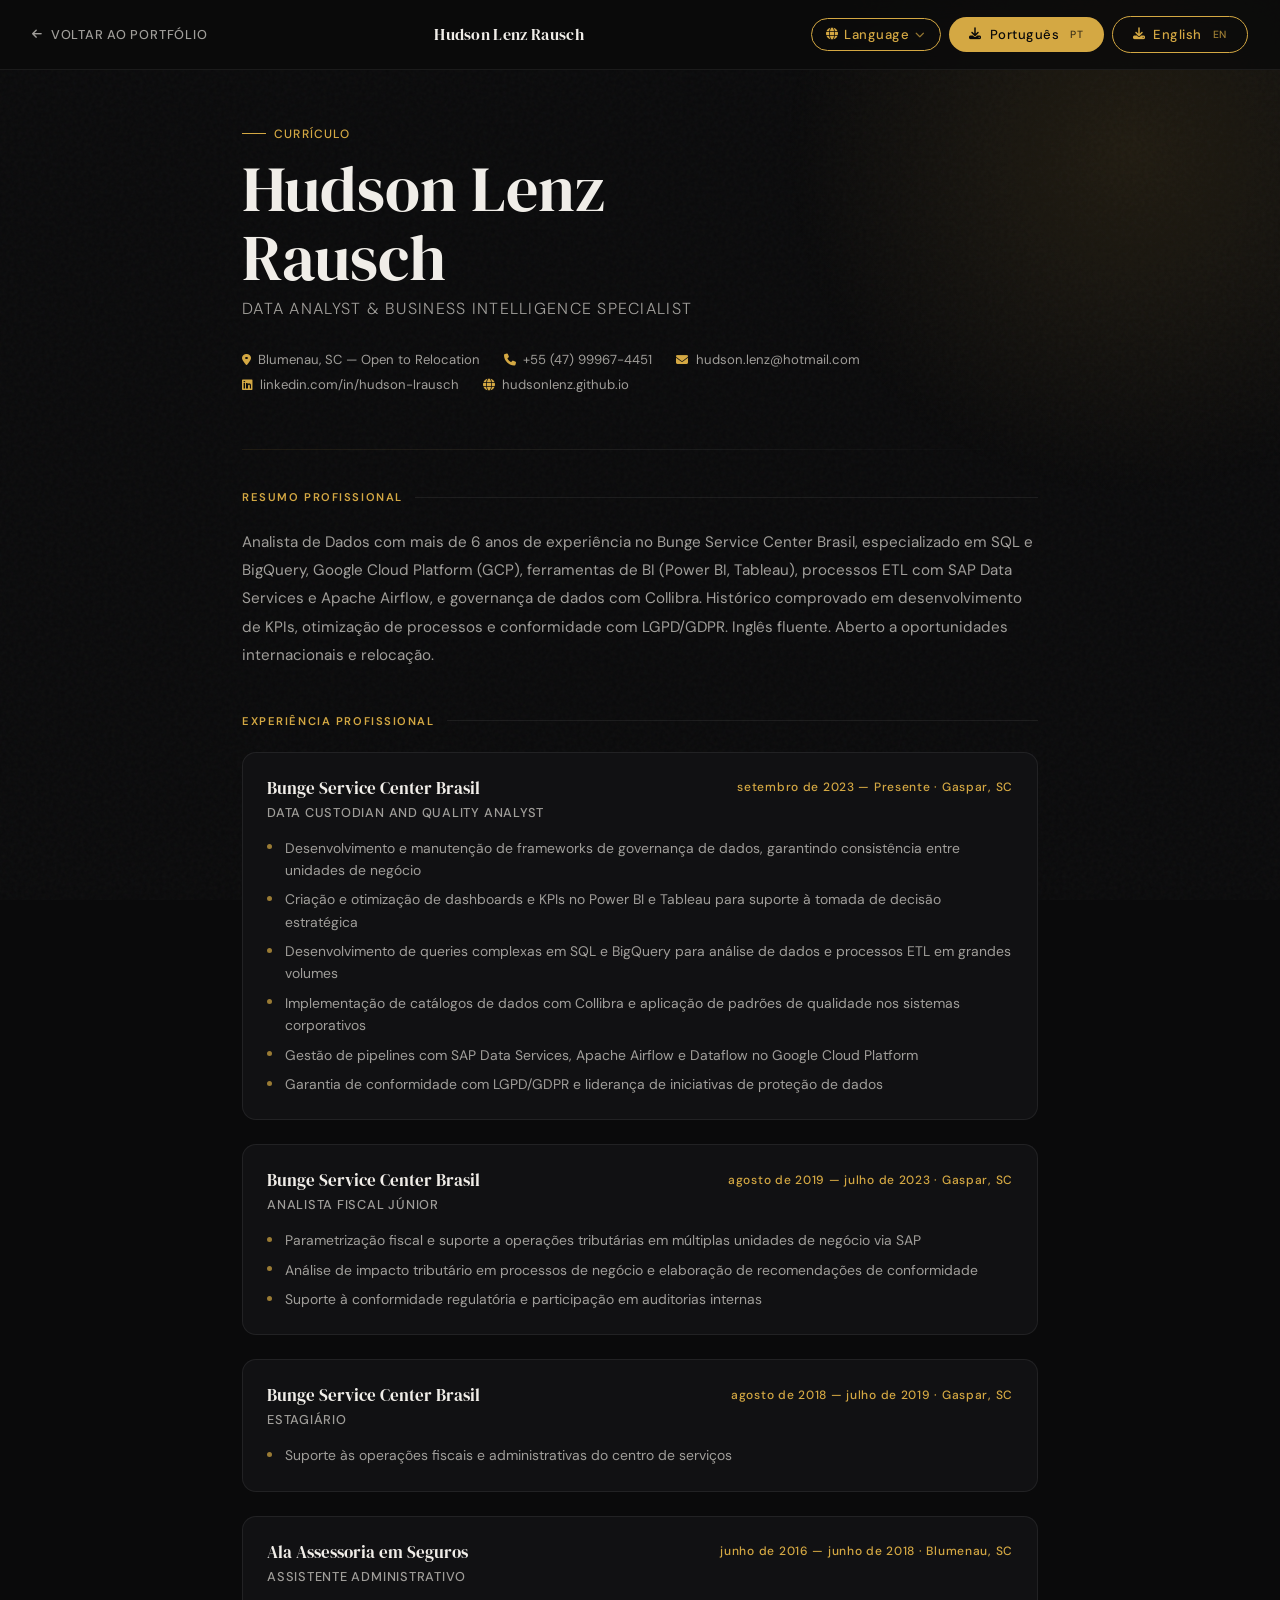
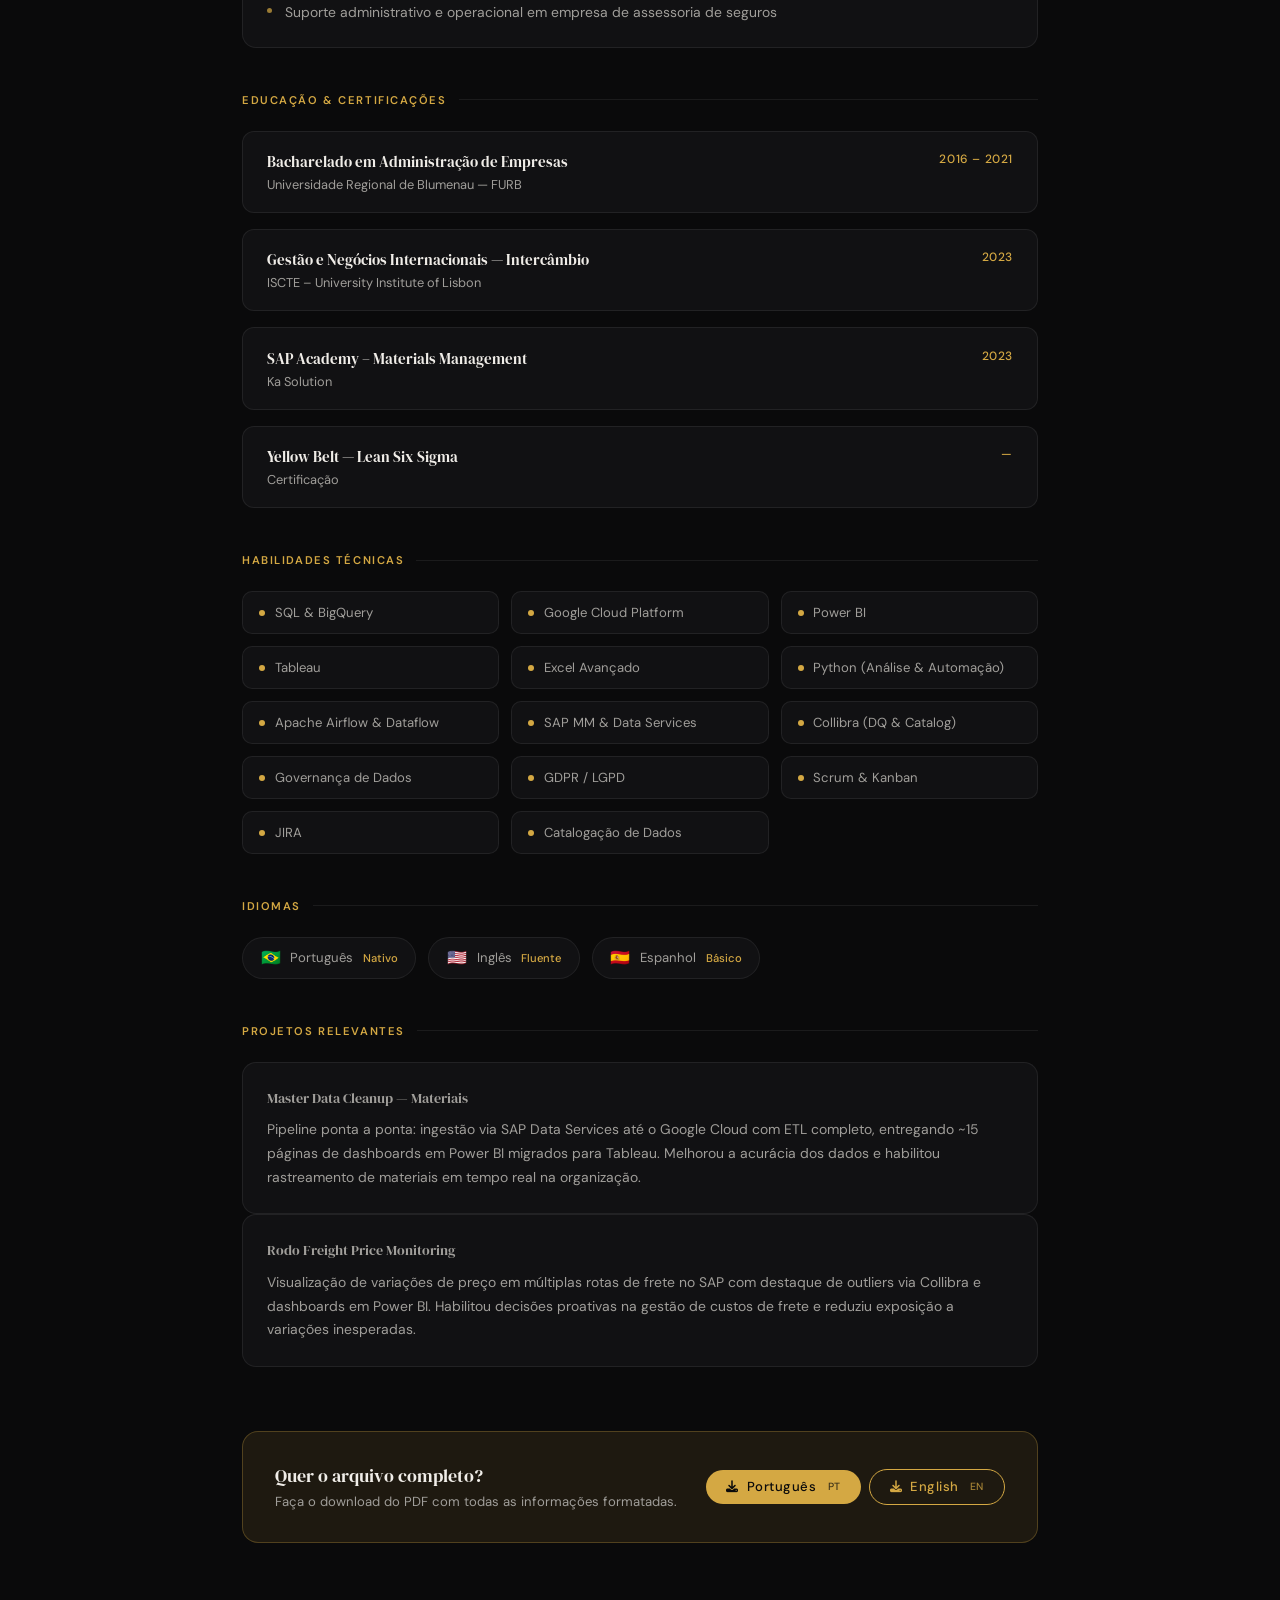
<file: curriculo.html>
<!DOCTYPE html>
<html lang="pt-BR">
<head>
  <meta charset="UTF-8" />
  <meta name="viewport" content="width=device-width, initial-scale=1.0" />
  <title>Currículo — Hudson Lenz Rausch</title>

  <link rel="preconnect" href="https://fonts.googleapis.com" />
  <link rel="preconnect" href="https://fonts.gstatic.com" crossorigin />
  <link href="https://fonts.googleapis.com/css2?family=DM+Serif+Display:ital@0;1&family=DM+Sans:wght@300;400;500;600&display=swap" rel="stylesheet" />
  <link rel="stylesheet" href="https://cdnjs.cloudflare.com/ajax/libs/font-awesome/6.5.0/css/all.min.css" />

  <style>
    /* ── Tokens ── */
    :root {
      --bg:           #0a0a0b;
      --bg-card:      #111113;
      --bg-card-2:    #16161a;
      --accent:       #d4a843;
      --accent-light: #e8c06a;
      --accent-dim:   rgba(212,168,67,0.10);
      --accent-glow:  rgba(212,168,67,0.22);
      --text:         #f0ede8;
      --text-2:       #a09e9a;
      --text-muted:   #5c5a57;
      --border:       rgba(255,255,255,0.07);
      --border-a:     rgba(212,168,67,0.28);
      --font-d:       'DM Serif Display', Georgia, serif;
      --font-b:       'DM Sans', system-ui, sans-serif;
      --ease:         cubic-bezier(0.4,0,0.2,1);
      --spring:       cubic-bezier(0.34,1.56,0.64,1);
    }

    *, *::before, *::after { box-sizing: border-box; margin: 0; padding: 0; }

    html {
      scroll-behavior: smooth;
      -webkit-font-smoothing: antialiased;
    }

    body {
      font-family: var(--font-b);
      background: var(--bg);
      color: var(--text);
      min-height: 100vh;
      overflow-x: hidden;
    }

    a { color: inherit; text-decoration: none; }

    /* ── Noise overlay ── */
    body::before {
      content: '';
      position: fixed;
      inset: 0;
      background-image: url("data:image/svg+xml,%3Csvg viewBox='0 0 256 256' xmlns='http://www.w3.org/2000/svg'%3E%3Cfilter id='n'%3E%3CfeTurbulence type='fractalNoise' baseFrequency='0.9' numOctaves='4' stitchTiles='stitch'/%3E%3C/filter%3E%3Crect width='100%25' height='100%25' filter='url(%23n)' opacity='0.035'/%3E%3C/svg%3E");
      pointer-events: none;
      z-index: 0;
    }

    /* ── Glow de fundo ── */
    .bg-glow {
      position: fixed;
      width: 700px;
      height: 700px;
      border-radius: 50%;
      background: radial-gradient(circle, var(--accent-glow) 0%, transparent 70%);
      pointer-events: none;
      z-index: 0;
      top: -200px;
      right: -200px;
      opacity: 0.5;
    }

    /* ── Topbar ── */
    .topbar {
      position: sticky;
      top: 0;
      z-index: 100;
      display: flex;
      align-items: center;
      justify-content: space-between;
      padding: 1rem 2rem;
      background: rgba(10,10,11,0.8);
      backdrop-filter: blur(16px);
      -webkit-backdrop-filter: blur(16px);
      border-bottom: 1px solid var(--border);
    }

    .topbar-back {
      display: inline-flex;
      align-items: center;
      gap: 0.5rem;
      font-size: 0.8rem;
      font-weight: 500;
      color: var(--text-2);
      letter-spacing: 0.06em;
      text-transform: uppercase;
      transition: color 250ms var(--ease);
    }
    .topbar-back:hover { color: var(--accent); }
    .topbar-back i { font-size: 0.7rem; }

    .topbar-name {
      font-family: var(--font-d);
      font-size: 1rem;
      color: var(--text);
      letter-spacing: 0.02em;
    }

    .btn-download {
      display: inline-flex;
      align-items: center;
      gap: 0.5rem;
      padding: 0.55rem 1.25rem;
      border-radius: 9999px;
      font-family: var(--font-b);
      font-size: 0.82rem;
      font-weight: 500;
      letter-spacing: 0.04em;
      background: var(--accent);
      color: #0a0a0b;
      border: none;
      cursor: pointer;
      transition: background 250ms var(--ease), transform 350ms var(--spring), box-shadow 250ms var(--ease);
    }
    .btn-download:hover {
      background: var(--accent-light);
      transform: translateY(-2px);
      box-shadow: 0 8px 24px var(--accent-glow);
    }
    .btn-download i { font-size: 0.75rem; }

    .btn-download-group {
      display: flex;
      align-items: center;
      gap: 0.5rem;
      flex-wrap: wrap;
    }

    .btn-download--ghost {
      background: transparent;
      color: var(--accent);
      border: 1px solid var(--accent);
    }
    .btn-download--ghost:hover {
      background: var(--accent-dim);
      color: var(--accent-light);
      border-color: var(--accent-light);
      box-shadow: none;
      transform: translateY(-2px);
    }

    .btn-lang {
      font-size: 0.65rem;
      opacity: 0.75;
      letter-spacing: 0.05em;
      margin-left: 0.2rem;
    }

    /* ── Layout ── */
    .page {
      position: relative;
      z-index: 1;
      max-width: 860px;
      margin: 0 auto;
      padding: 3.5rem 2rem 5rem;
    }

    /* ── Header do currículo ── */
    .cv-header {
      margin-bottom: 3.5rem;
      animation: fade-up 0.6s var(--ease) both;
    }

    .cv-tag {
      font-size: 0.75rem;
      font-weight: 500;
      letter-spacing: 0.1em;
      text-transform: uppercase;
      color: var(--accent);
      margin-bottom: 0.75rem;
      display: flex;
      align-items: center;
      gap: 0.5rem;
    }
    .cv-tag::before {
      content: '';
      display: inline-block;
      width: 24px;
      height: 1px;
      background: var(--accent);
    }

    .cv-name {
      font-family: var(--font-d);
      font-size: clamp(2.6rem, 6vw, 4rem);
      font-weight: 400;
      line-height: 1.08;
      color: var(--text);
      margin-bottom: 0.4rem;
    }

    .cv-role {
      font-size: 1rem;
      font-weight: 300;
      color: var(--text-2);
      letter-spacing: 0.08em;
      text-transform: uppercase;
      margin-bottom: 2rem;
    }

    .cv-contacts {
      display: flex;
      flex-wrap: wrap;
      gap: 0.5rem 1.5rem;
    }

    .cv-contact-item {
      display: inline-flex;
      align-items: center;
      gap: 0.45rem;
      font-size: 0.82rem;
      color: var(--text-2);
      transition: color 200ms var(--ease);
    }
    .cv-contact-item:hover { color: var(--accent); }
    .cv-contact-item i {
      font-size: 0.75rem;
      color: var(--accent);
    }

    /* ── Divider ── */
    .divider {
      width: 100%;
      height: 1px;
      background: linear-gradient(90deg, var(--accent-dim), var(--border), transparent);
      margin: 2.5rem 0;
    }

    /* ── Sections ── */
    .cv-section {
      margin-bottom: 2.8rem;
      animation: fade-up 0.6s var(--ease) both;
    }

    .cv-section-label {
      font-size: 0.7rem;
      font-weight: 600;
      letter-spacing: 0.14em;
      text-transform: uppercase;
      color: var(--accent);
      margin-bottom: 1.5rem;
      display: flex;
      align-items: center;
      gap: 0.75rem;
    }
    .cv-section-label::after {
      content: '';
      flex: 1;
      height: 1px;
      background: var(--border);
    }

    .cv-summary {
      font-size: 0.95rem;
      color: var(--text-2);
      line-height: 1.85;
    }

    /* ── Experience ── */
    .exp-list { display: flex; flex-direction: column; gap: 1.5rem; }

    .exp-item {
      display: grid;
      grid-template-columns: 1fr auto;
      gap: 0.25rem 2rem;
      padding: 1.5rem;
      background: var(--bg-card);
      border: 1px solid var(--border);
      border-radius: 14px;
      transition: border-color 250ms var(--ease), background 250ms var(--ease);
    }
    .exp-item:hover {
      border-color: var(--border-a);
      background: var(--bg-card-2);
    }

    .exp-company {
      font-family: var(--font-d);
      font-size: 1.05rem;
      color: var(--text);
      grid-column: 1;
    }

    .exp-period {
      font-size: 0.75rem;
      font-weight: 500;
      color: var(--accent);
      letter-spacing: 0.06em;
      text-align: right;
      white-space: nowrap;
      grid-column: 2;
      grid-row: 1 / span 2;
      align-self: start;
      padding-top: 0.15rem;
    }

    .exp-role {
      font-size: 0.8rem;
      font-weight: 500;
      letter-spacing: 0.06em;
      text-transform: uppercase;
      color: var(--text-2);
      grid-column: 1;
      margin-bottom: 0.75rem;
    }

    .exp-bullets {
      list-style: none;
      grid-column: 1 / -1;
      display: flex;
      flex-direction: column;
      gap: 0.45rem;
    }
    .exp-bullets li {
      font-size: 0.87rem;
      color: var(--text-2);
      line-height: 1.6;
      padding-left: 1.1rem;
      position: relative;
    }
    .exp-bullets li::before {
      content: '';
      position: absolute;
      left: 0;
      top: 0.55em;
      width: 5px;
      height: 5px;
      border-radius: 50%;
      background: var(--accent);
      opacity: 0.7;
    }

    /* ── Education ── */
    .edu-list { display: flex; flex-direction: column; gap: 1rem; }

    .edu-item {
      display: flex;
      justify-content: space-between;
      align-items: flex-start;
      gap: 1rem;
      padding: 1.2rem 1.5rem;
      background: var(--bg-card);
      border: 1px solid var(--border);
      border-radius: 12px;
      transition: border-color 250ms var(--ease);
    }
    .edu-item:hover { border-color: var(--border-a); }

    .edu-degree {
      font-family: var(--font-d);
      font-size: 0.95rem;
      color: var(--text);
      margin-bottom: 0.25rem;
    }
    .edu-school {
      font-size: 0.8rem;
      color: var(--text-2);
    }
    .edu-year {
      font-size: 0.75rem;
      font-weight: 500;
      color: var(--accent);
      white-space: nowrap;
      letter-spacing: 0.05em;
    }

    /* ── Skills grid ── */
    .skills-grid {
      display: grid;
      grid-template-columns: repeat(auto-fill, minmax(200px, 1fr));
      gap: 0.75rem;
    }

    .skill-pill {
      display: flex;
      align-items: center;
      gap: 0.6rem;
      padding: 0.75rem 1rem;
      background: var(--bg-card);
      border: 1px solid var(--border);
      border-radius: 10px;
      font-size: 0.82rem;
      color: var(--text-2);
      transition: border-color 250ms var(--ease), color 250ms var(--ease), background 250ms var(--ease);
    }
    .skill-pill:hover {
      border-color: var(--border-a);
      color: var(--text);
      background: var(--accent-dim);
    }
    .skill-pill-dot {
      width: 6px;
      height: 6px;
      border-radius: 50%;
      background: var(--accent);
      flex-shrink: 0;
    }

    /* ── Languages ── */
    .lang-list {
      display: flex;
      flex-wrap: wrap;
      gap: 0.75rem;
    }

    .lang-item {
      display: flex;
      align-items: center;
      gap: 0.6rem;
      padding: 0.6rem 1.1rem;
      background: var(--bg-card);
      border: 1px solid var(--border);
      border-radius: 9999px;
      font-size: 0.82rem;
      color: var(--text-2);
    }
    .lang-flag { font-size: 1rem; }
    .lang-level {
      font-size: 0.7rem;
      color: var(--accent);
      font-weight: 500;
    }

    /* ── Project card ── */
    .project-card {
      padding: 1.5rem;
      background: var(--bg-card);
      border: 1px solid var(--border);
      border-radius: 14px;
      transition: border-color 250ms var(--ease);
    }
    .project-card:hover { border-color: var(--border-a); }
    .project-card-title {
      font-family: var(--font-d);
      font-size: 1rem;
      color: var(--text);
      margin-bottom: 0.5rem;
    }
    .project-card p {
      font-size: 0.87rem;
      color: var(--text-2);
      line-height: 1.7;
    }

    /* ── Animações ── */
    @keyframes fade-up {
      from { opacity: 0; transform: translateY(20px); }
      to   { opacity: 1; transform: translateY(0); }
    }

    .cv-section:nth-child(1) { animation-delay: 0.05s; }
    .cv-section:nth-child(2) { animation-delay: 0.12s; }
    .cv-section:nth-child(3) { animation-delay: 0.18s; }
    .cv-section:nth-child(4) { animation-delay: 0.24s; }
    .cv-section:nth-child(5) { animation-delay: 0.30s; }
    .cv-section:nth-child(6) { animation-delay: 0.36s; }

    /* ── Footer CTA ── */
    .cv-footer-cta {
      margin-top: 4rem;
      padding: 2rem;
      background: var(--accent-dim);
      border: 1px solid var(--border-a);
      border-radius: 16px;
      display: flex;
      align-items: center;
      justify-content: space-between;
      gap: 1.5rem;
      flex-wrap: wrap;
    }
    .cv-footer-cta-text p:first-child {
      font-family: var(--font-d);
      font-size: 1.1rem;
      color: var(--text);
      margin-bottom: 0.3rem;
    }
    .cv-footer-cta-text p:last-child {
      font-size: 0.82rem;
      color: var(--text-2);
    }

    /* ── Responsive ── */
    @media (max-width: 600px) {
      .topbar { padding: 0.75rem 1rem; }
      .topbar-name { display: none; }
      .page { padding: 2rem 1rem 4rem; }
      .cv-name { font-size: 2.4rem; }
      .exp-item { grid-template-columns: 1fr; }
      .exp-period { grid-column: 1; grid-row: auto; text-align: left; }
      .edu-item { flex-direction: column; gap: 0.5rem; }
    }
  </style>
</head>
<body>
  <div class="bg-glow"></div>

  <!-- Topbar -->
  <header class="topbar">
    <a href="index.html" class="topbar-back">
      <i class="fas fa-arrow-left"></i>
      Voltar ao portfólio
    </a>
    <span class="topbar-name">Hudson Lenz Rausch</span>
    <div class="btn-download-group">
      <!-- Google Translate -->
      <div id="google_translate_element" style="display:none" aria-hidden="true"></div>
      <button class="btn-download btn-download--ghost translate-btn" id="translateBtn" aria-label="Traduzir página" title="Translate page" style="padding:0.45rem 0.9rem; gap:0.35rem;">
        <i class="fas fa-globe"></i>
        <span>Language</span>
        <i class="fas fa-chevron-down" style="font-size:0.6rem; opacity:0.7; transition:transform 200ms ease;" id="translateCaret"></i>
      </button>

      <a href="assets/Curriculo-Hudson_Lenz_Rausch.pdf" download="Curriculo-Hudson_Lenz_Rausch.pdf" class="btn-download">
        <i class="fas fa-download"></i>
        Português <span class="btn-lang">PT</span>
      </a>
      <a href="assets/Curriculum-Hudson_Lenz_Rausch.pdf" download="Curriculum-Hudson_Lenz_Rausch.pdf.pdf" class="btn-download btn-download--ghost">
        <i class="fas fa-download"></i>
        English <span class="btn-lang">EN</span>
      </a>
    </div>
  </header>

  <!-- Conteúdo -->
  <main class="page">

    <!-- Header pessoal -->
    <div class="cv-header">
      <p class="cv-tag">Currículo</p>
      <h1 class="cv-name">Hudson Lenz<br>Rausch</h1>
      <p class="cv-role">Data Analyst & Business Intelligence Specialist</p>
      <div class="cv-contacts">
        <span class="cv-contact-item">
          <i class="fas fa-map-marker-alt"></i>
          Blumenau, SC — Open to Relocation
        </span>
        <a href="tel:+5547999674451" class="cv-contact-item">
          <i class="fas fa-phone"></i>
          +55 (47) 99967-4451
        </a>
        <a href="mailto:hudson.lenz@hotmail.com" class="cv-contact-item">
          <i class="fas fa-envelope"></i>
          hudson.lenz@hotmail.com
        </a>
        <a href="https://linkedin.com/in/hudson-lrausch" target="_blank" rel="noopener" class="cv-contact-item">
          <i class="fab fa-linkedin"></i>
          linkedin.com/in/hudson-lrausch
        </a>
        <a href="https://hudsonlenz.github.io" target="_blank" rel="noopener" class="cv-contact-item">
          <i class="fas fa-globe"></i>
          hudsonlenz.github.io
        </a>
      </div>
    </div>

    <div class="divider"></div>

    <!-- Resumo -->
    <section class="cv-section">
      <p class="cv-section-label">Resumo Profissional</p>
      <p class="cv-summary">
        Analista de Dados com mais de 6 anos de experiência no Bunge Service Center Brasil, especializado em SQL e BigQuery, Google Cloud Platform (GCP), ferramentas de BI (Power BI, Tableau), processos ETL com SAP Data Services e Apache Airflow, e governança de dados com Collibra. Histórico comprovado em desenvolvimento de KPIs, otimização de processos e conformidade com LGPD/GDPR. Inglês fluente. Aberto a oportunidades internacionais e relocação.
      </p>
    </section>

    <!-- Experiência -->
    <section class="cv-section">
      <p class="cv-section-label">Experiência Profissional</p>
      <div class="exp-list">

        <div class="exp-item">
          <p class="exp-company">Bunge Service Center Brasil</p>
          <p class="exp-period">setembro de 2023 — Presente · Gaspar, SC</p>
          <p class="exp-role">Data Custodian and Quality Analyst</p>
          <ul class="exp-bullets">
            <li>Desenvolvimento e manutenção de frameworks de governança de dados, garantindo consistência entre unidades de negócio</li>
            <li>Criação e otimização de dashboards e KPIs no Power BI e Tableau para suporte à tomada de decisão estratégica</li>
            <li>Desenvolvimento de queries complexas em SQL e BigQuery para análise de dados e processos ETL em grandes volumes</li>
            <li>Implementação de catálogos de dados com Collibra e aplicação de padrões de qualidade nos sistemas corporativos</li>
            <li>Gestão de pipelines com SAP Data Services, Apache Airflow e Dataflow no Google Cloud Platform</li>
            <li>Garantia de conformidade com LGPD/GDPR e liderança de iniciativas de proteção de dados</li>
          </ul>
        </div>

        <div class="exp-item">
          <p class="exp-company">Bunge Service Center Brasil</p>
          <p class="exp-period">agosto de 2019 — julho de 2023 · Gaspar, SC</p>
          <p class="exp-role">Analista Fiscal Júnior</p>
          <ul class="exp-bullets">
            <li>Parametrização fiscal e suporte a operações tributárias em múltiplas unidades de negócio via SAP</li>
            <li>Análise de impacto tributário em processos de negócio e elaboração de recomendações de conformidade</li>
            <li>Suporte à conformidade regulatória e participação em auditorias internas</li>
          </ul>
        </div>

        <div class="exp-item">
          <p class="exp-company">Bunge Service Center Brasil</p>
          <p class="exp-period">agosto de 2018 — julho de 2019 · Gaspar, SC</p>
          <p class="exp-role">Estagiário</p>
          <ul class="exp-bullets">
            <li>Suporte às operações fiscais e administrativas do centro de serviços</li>
          </ul>
        </div>

        <div class="exp-item">
          <p class="exp-company">Ala Assessoria em Seguros</p>
          <p class="exp-period">junho de 2016 — junho de 2018 · Blumenau, SC</p>
          <p class="exp-role">Assistente Administrativo</p>
          <ul class="exp-bullets">
            <li>Suporte administrativo e operacional em empresa de assessoria de seguros</li>
          </ul>
        </div>

      </div>
    </section>

    <!-- Formação -->
    <section class="cv-section">
      <p class="cv-section-label">Educação & Certificações</p>
      <div class="edu-list">
        <div class="edu-item">
          <div>
            <p class="edu-degree">Bacharelado em Administração de Empresas</p>
            <p class="edu-school">Universidade Regional de Blumenau — FURB</p>
          </div>
          <span class="edu-year">2016 – 2021</span>
        </div>
        <div class="edu-item">
          <div>
            <p class="edu-degree">Gestão e Negócios Internacionais — Intercâmbio</p>
            <p class="edu-school">ISCTE – University Institute of Lisbon</p>
          </div>
          <span class="edu-year">2023</span>
        </div>
        <div class="edu-item">
          <div>
            <p class="edu-degree">SAP Academy – Materials Management</p>
            <p class="edu-school">Ka Solution</p>
          </div>
          <span class="edu-year">2023</span>
        </div>
        <div class="edu-item">
          <div>
            <p class="edu-degree">Yellow Belt — Lean Six Sigma</p>
            <p class="edu-school">Certificação</p>
          </div>
          <span class="edu-year">—</span>
        </div>
      </div>
    </section>

    <!-- Skills -->
    <section class="cv-section">
      <p class="cv-section-label">Habilidades Técnicas</p>
      <div class="skills-grid">
        <div class="skill-pill"><span class="skill-pill-dot"></span>SQL & BigQuery</div>
        <div class="skill-pill"><span class="skill-pill-dot"></span>Google Cloud Platform</div>
        <div class="skill-pill"><span class="skill-pill-dot"></span>Power BI</div>
        <div class="skill-pill"><span class="skill-pill-dot"></span>Tableau</div>
        <div class="skill-pill"><span class="skill-pill-dot"></span>Excel Avançado</div>
        <div class="skill-pill"><span class="skill-pill-dot"></span>Python (Análise & Automação)</div>
        <div class="skill-pill"><span class="skill-pill-dot"></span>Apache Airflow & Dataflow</div>
        <div class="skill-pill"><span class="skill-pill-dot"></span>SAP MM & Data Services</div>
        <div class="skill-pill"><span class="skill-pill-dot"></span>Collibra (DQ & Catalog)</div>
        <div class="skill-pill"><span class="skill-pill-dot"></span>Governança de Dados</div>
        <div class="skill-pill"><span class="skill-pill-dot"></span>GDPR / LGPD</div>
        <div class="skill-pill"><span class="skill-pill-dot"></span>Scrum & Kanban</div>
        <div class="skill-pill"><span class="skill-pill-dot"></span>JIRA</div>
        <div class="skill-pill"><span class="skill-pill-dot"></span>Catalogação de Dados</div>
      </div>
    </section>

    <!-- Idiomas -->
    <section class="cv-section">
      <p class="cv-section-label">Idiomas</p>
      <div class="lang-list">
        <div class="lang-item">
          <span class="lang-flag">🇧🇷</span>
          Português
          <span class="lang-level">Nativo</span>
        </div>
        <div class="lang-item">
          <span class="lang-flag">🇺🇸</span>
          Inglês
          <span class="lang-level">Fluente</span>
        </div>
        <div class="lang-item">
          <span class="lang-flag">🇪🇸</span>
          Espanhol
          <span class="lang-level">Básico</span>
        </div>
      </div>
    </section>

    <!-- Projetos -->
    <section class="cv-section">
      <p class="cv-section-label">Projetos Relevantes</p>
      <div class="project-card">
        <p class="project-card-title">Master Data Cleanup — Materiais</p>
        <p>Pipeline ponta a ponta: ingestão via SAP Data Services até o Google Cloud com ETL completo, entregando ~15 páginas de dashboards em Power BI migrados para Tableau. Melhorou a acurácia dos dados e habilitou rastreamento de materiais em tempo real na organização.</p>
      </div>
      <div class="project-card">
        <p class="project-card-title">Rodo Freight Price Monitoring</p>
        <p>Visualização de variações de preço em múltiplas rotas de frete no SAP com destaque de outliers via Collibra e dashboards em Power BI. Habilitou decisões proativas na gestão de custos de frete e reduziu exposição a variações inesperadas.</p>
      </div>
    </section>

    <!-- Footer CTA -->
    <div class="cv-footer-cta">
      <div class="cv-footer-cta-text">
        <p>Quer o arquivo completo?</p>
        <p>Faça o download do PDF com todas as informações formatadas.</p>
      </div>
      <div class="btn-download-group">
        <a href="assets/Curriculo-Hudson_Lenz_Rausch.pdf" download="Curriculo-Hudson_Lenz_Rausch.pdf" class="btn-download">
          <i class="fas fa-download"></i>
          Português <span class="btn-lang">PT</span>
        </a>
        <a href="assets/Curriculum-Hudson_Lenz_Rausch.pdf" download="Curriculum-Hudson_Lenz_Rausch.pdf" class="btn-download btn-download--ghost">
          <i class="fas fa-download"></i>
          English <span class="btn-lang">EN</span>
        </a>
      </div>
    </div>

  </main>

  <!-- ============================================================
       GOOGLE TRANSLATE
  ============================================================ -->
  <script>
    function googleTranslateElementInit() {
      new google.translate.TranslateElement({
        pageLanguage: 'pt',
        includedLanguages: 'en,es,nl,fr,de',
        layout: google.translate.TranslateElement.InlineLayout.SIMPLE,
        autoDisplay: false
      }, 'google_translate_element');
    }
  </script>
  <script src="https://translate.google.com/translate_a/element.js?cb=googleTranslateElementInit"></script>

  <script>
    (function() {
      const langs = [
        { code: 'pt', label: '🇧🇷 Português' },
        { code: 'en', label: '🇬🇧 English'   },
        { code: 'es', label: '🇪🇸 Español'   },
        { code: 'nl', label: '🇳🇱 Nederlands' },
        { code: 'fr', label: '🇫🇷 Français'  },
        { code: 'de', label: '🇩🇪 Deutsch'   },
      ];

      function getActiveLang() {
        const m = document.cookie.match(/googtrans=\/pt\/([a-z]+)/);
        return m ? m[1] : 'pt';
      }

      function setLang(lang) {
        const domains = [location.hostname, '.' + location.hostname, ''];
        domains.forEach(d => {
          document.cookie = `googtrans=; expires=Thu, 01 Jan 1970 00:00:00 UTC; path=/; domain=${d}`;
        });
        if (lang !== 'pt') {
          const val = `/pt/${lang}`;
          document.cookie = `googtrans=${val}; path=/`;
          document.cookie = `googtrans=${val}; path=/; domain=.${location.hostname}`;
        }
        location.reload();
      }

      const activeLang = getActiveLang();
      const dropdown = document.createElement('div');
      dropdown.id = 'translate-dropdown';
      dropdown.innerHTML = langs.map(l =>
        `<button class="translate-option${l.code === activeLang ? ' active' : ''}" data-lang="${l.code}">${l.label}</button>`
      ).join('');
      document.body.appendChild(dropdown);

      const btn = document.getElementById('translateBtn');
      const caret = document.getElementById('translateCaret');

      btn.addEventListener('click', function(e) {
        e.stopPropagation();
        const open = dropdown.classList.toggle('open');
        if (caret) caret.style.transform = open ? 'rotate(180deg)' : '';
        const rect = btn.getBoundingClientRect();
        dropdown.style.top   = (rect.bottom + 8) + 'px';
        dropdown.style.right = (window.innerWidth - rect.right) + 'px';
      });

      document.addEventListener('click', () => {
        dropdown.classList.remove('open');
        if (caret) caret.style.transform = '';
      });

      dropdown.addEventListener('click', function(e) {
        const target = e.target.closest('.translate-option');
        if (!target) return;
        setLang(target.dataset.lang);
      });
    })();
  </script>

  <style>
    #google_translate_element,
    .goog-te-banner-frame,
    .skiptranslate > iframe { display: none !important; }
    body { top: 0 !important; }

    #translate-dropdown {
      position: fixed;
      z-index: 9999;
      background: var(--bg-card, #111113);
      border: 1px solid var(--border-a, rgba(212,168,67,0.28));
      border-radius: 12px;
      padding: 0.4rem;
      display: none;
      flex-direction: column;
      gap: 0.15rem;
      min-width: 160px;
      box-shadow: 0 8px 32px rgba(0,0,0,0.4);
    }
    #translate-dropdown.open { display: flex; }

    .translate-option {
      background: transparent;
      border: none;
      color: var(--text, #f0ede8);
      font-family: var(--font-b, 'DM Sans', sans-serif);
      font-size: 0.82rem;
      padding: 0.5rem 0.75rem;
      border-radius: 8px;
      cursor: pointer;
      text-align: left;
      transition: background 150ms ease, color 150ms ease;
      white-space: nowrap;
    }
    .translate-option:hover {
      background: var(--accent-dim, rgba(212,168,67,0.10));
      color: var(--accent, #d4a843);
    }
    .translate-option.active {
      color: var(--accent, #d4a843);
      font-weight: 600;
    }
  </style>
</body>
</html>
</file>
